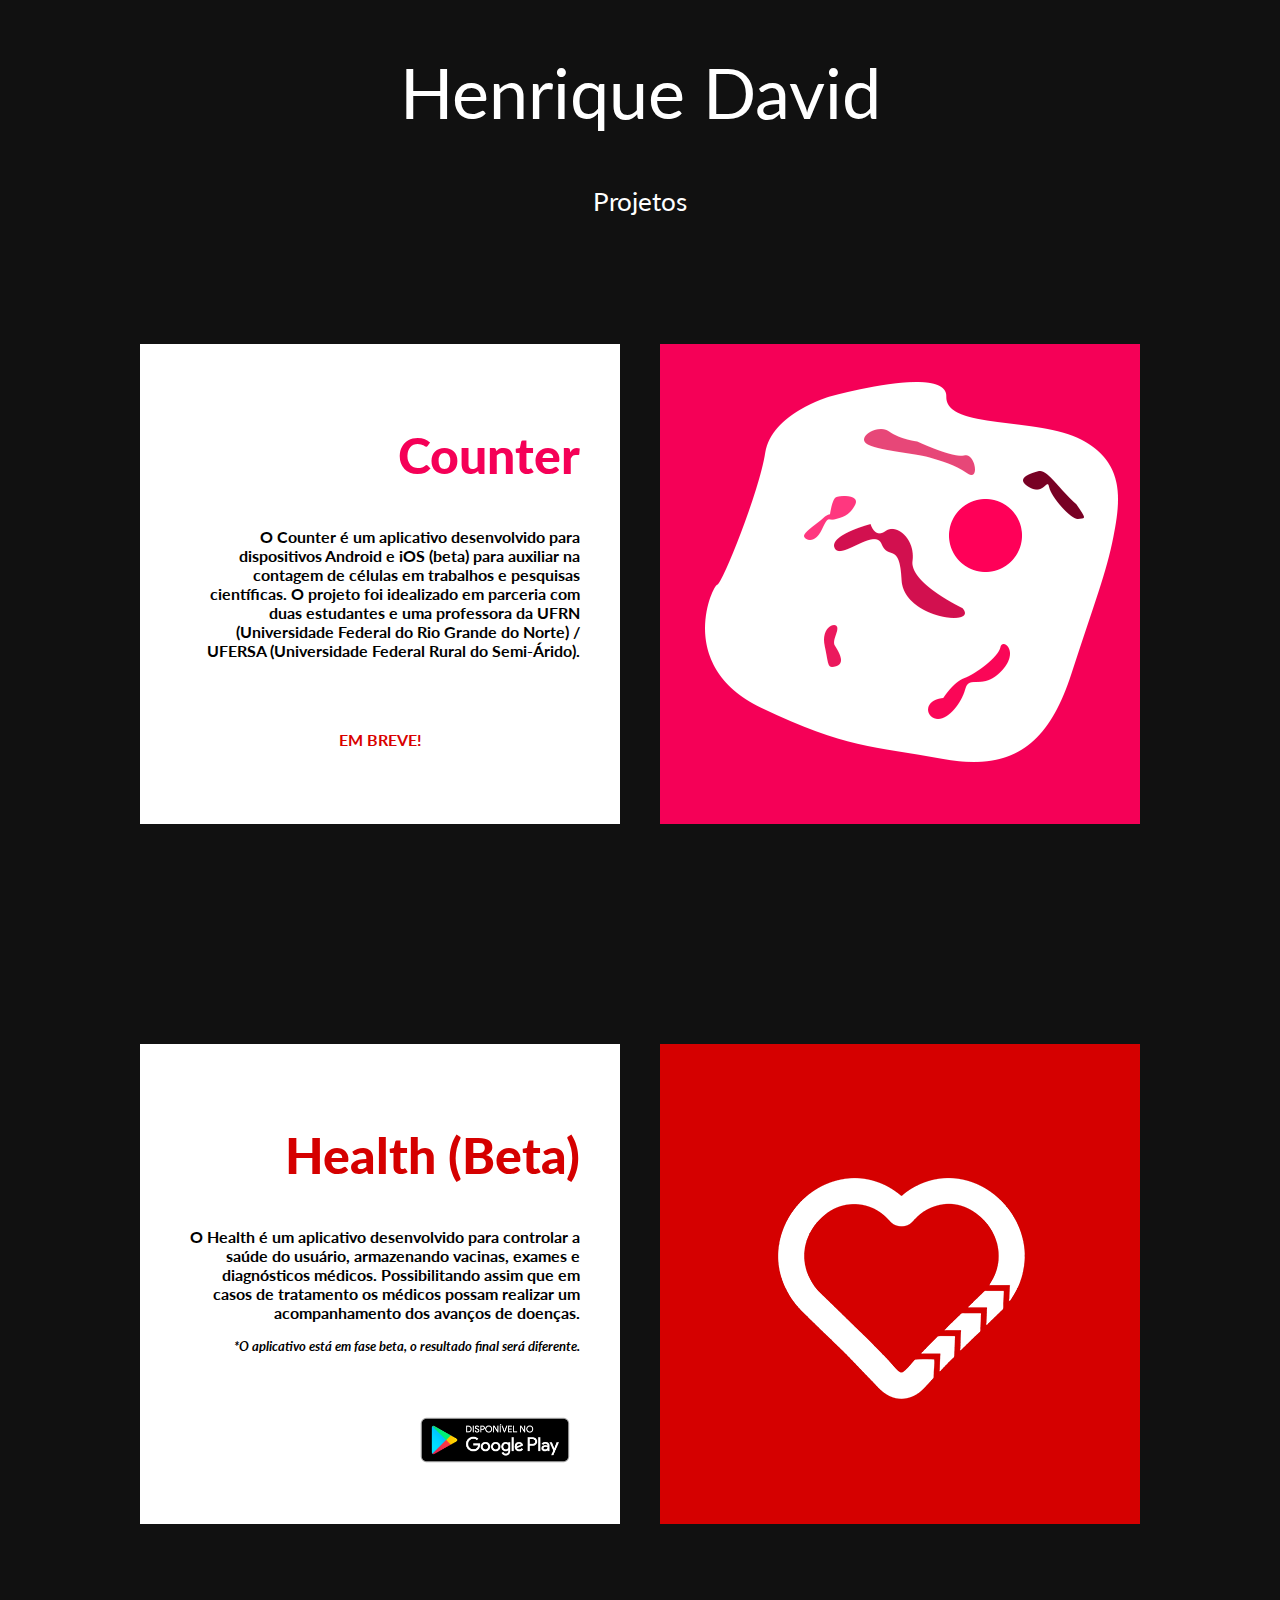
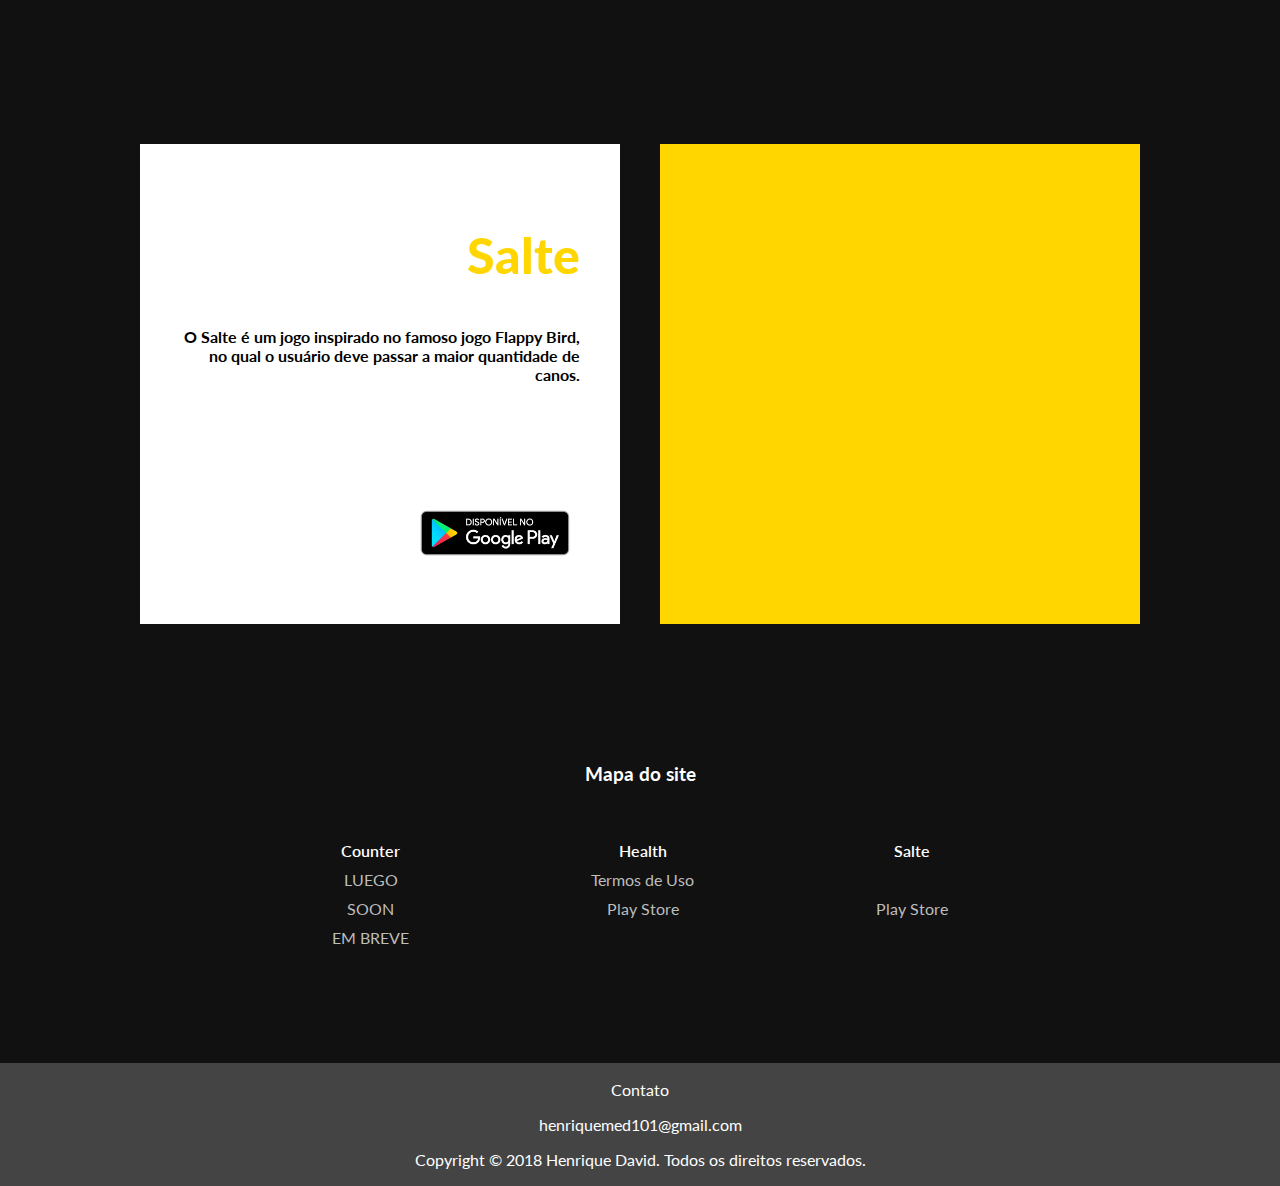
<file: index.html>
<!DOCTYPE html>
<html>
    <head>
        <title>Henrique David</title>
        <link rel="stylesheet" type="text/css" href="css/index.css">
        <link href="https://fonts.googleapis.com/css?family=Lato" rel="stylesheet">
    </head>
    
    <body id = "all">
        <div id="body_">
        <div id = "cabecalho">
            <h1 id = "name">Henrique David</h1>
            <p id = "name_2">Projetos</p>
        </div>
        
        <div id = "proj1">
            <div id = "text_p1">
                <h2 id = "parag_1">Counter</h2>
                <p id = "texts">O Counter é um aplicativo desenvolvido para  dispositivos
                   Android e iOS (beta) para auxiliar na contagem de células em
                   trabalhos e pesquisas científicas.  O projeto foi idealizado
                   em parceria com duas estudantes e uma professora da 
                   UFRN (Universidade Federal do Rio Grande do Norte)
                   / UFERSA (Universidade Federal Rural do Semi-Árido).</p>
                <div id="logos">
                    <p style="text-align: center; color: #D90000; margin-top: 70px;">EM BREVE!</p>
                    <img src="img/counter/app_store_logo.png" style="visibility: hidden; width: 150px; float: left; padding-top: 10px; padding-left: 70px">
                    <img src="img/counter/google-play-badge.png" style="visibility: hidden; width: 170px; padding-top: 0px;float: right">
                </div>
            </div>
            <div id = "img_p1">
                <img src="img/counter/img_counter.png" >
            </div>
        </div>

        <div id = "proj1">
            <div id = "text_p1">
                <h2 id = "parag_2">Health (Beta)</h2>
                <p id = "texts">O Health é um aplicativo desenvolvido para controlar a
                       saúde do usuário, armazenando vacinas, exames e
                       diagnósticos médicos. Possibilitando assim que em casos
                       de tratamento os médicos possam realizar um
                       acompanhamento dos avanços de doenças.</p>
                <p id= "texts" style="font-size: 13px;"><i>*O aplicativo está em fase beta, o resultado final será diferente.</i></p>
            <div id="logos" style="padding-top: 40px;">
                    <img src="img/counter/app_store_logo.png" style="visibility:hidden ;width: 150px; float: left; padding-top: 10px; padding-left: 70px; visibility: hidden;">
                    <a href="https://play.google.com/store/apps/details?id=com.malloc.health"><img src="img/counter/google-play-badge.png" style="width: 170px; padding-top: 0px;float: right"></a>
                </div>
            </div>
            <a href="health.html">
            <div id = "img_p2">
                <img src="img/health/health_logo_white_480x480.png" >
            </div>
        </a>
        </div>

        <div id = "proj1">
                <div id = "text_p1">
                    <h2 id = "parag_3">Salte</h2>
                    <p id = "texts">O Salte é um jogo inspirado no famoso jogo Flappy Bird, no qual o usuário deve passar a maior quantidade de canos.</p>
                    <!--<p id= "texts" style="font-size: 13px;"><i></i></p> -->
                <div id="logos" style="padding-top: 100px;">
                        <img src="img/counter/app_store_logo.png" style="width: 150px; float: left; padding-top: 10px; padding-left: 70px; visibility: hidden;">
                        <a href="https://play.google.com/store/apps/details?id=com.cursoandroid.balljump"><img src="img/counter/google-play-badge.png" style="width: 170px; padding-top: 0px;float: right"></a>
                    </div>
                </div>
                <div id = "img_p3">
                </div>
        </div>
<!--
        <div id = "proj1">
            <div id = "more">

            </div>
        </div>-->

        <div id="links">
            <h3>Mapa do site</h3>
            <table>
                <tr id="title_table">
                    <td>Counter</td>
                    <td>Health</td>
                    <td>Salte</td>
                </tr>
                <tr>
                    <td><a href="" id="#opener">LUEGO</a></td>
                    <td><a href="health.html">Termos de Uso</a></td>
                    <td><a href="#"></a></td>
                </tr>
                <tr>
                    <td><a href="#links">SOON</a></td>
                    <td><a href="https://play.google.com/store/apps/details?id=com.malloc.health">Play Store</a></td>
                    <td><a href="https://play.google.com/store/apps/details?id=com.cursoandroid.balljump">Play Store</a></td>
                </tr>
                <tr>
                    <td><a href="#links">EM BREVE</a></td>
                    <td></td>
                    <td></td>
                </tr>
            </table>

            
        </div>
    </div>

        <div id = "end">
            <div>
                <p>Contato</p>
                <p>henriquemed101@gmail.com</p>
            </div>
            <p>Copyright © 2018 Henrique David. Todos os direitos reservados.</p>
        </div>
    </body>

</html>
</file>
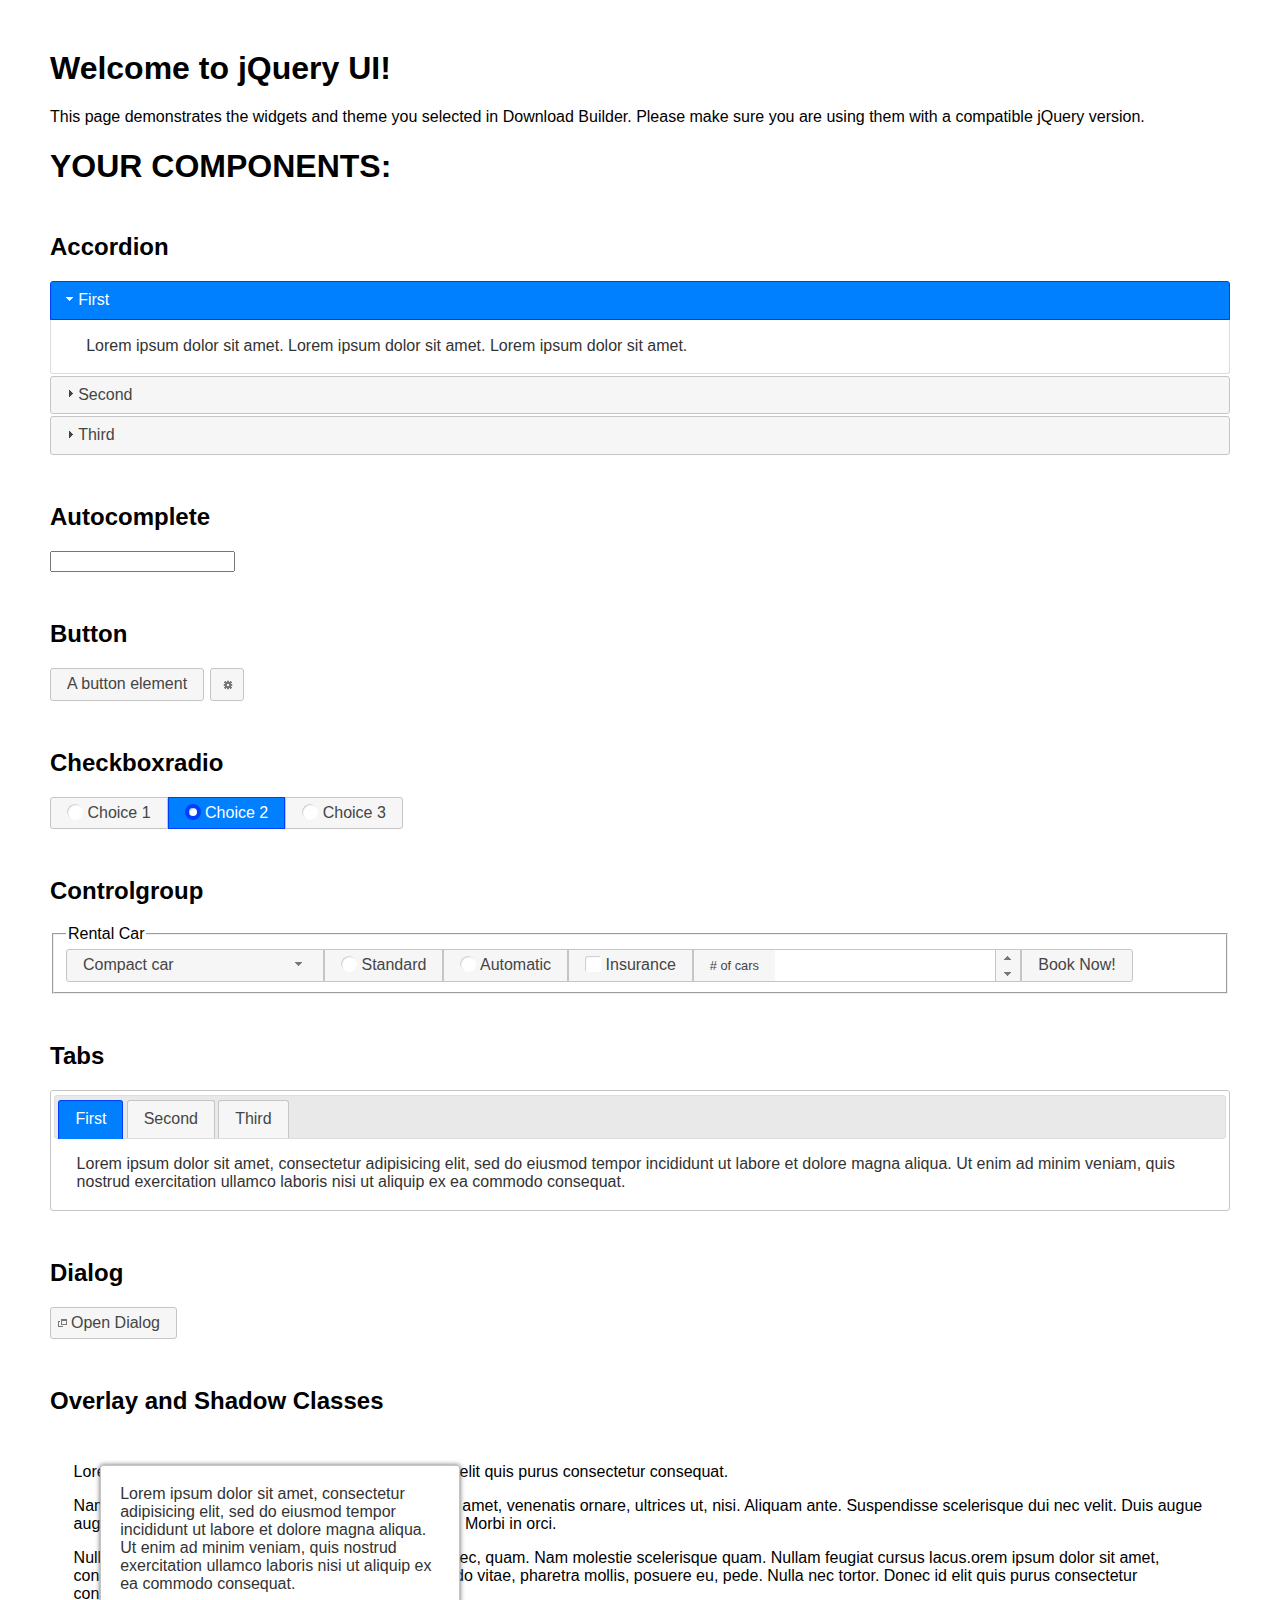
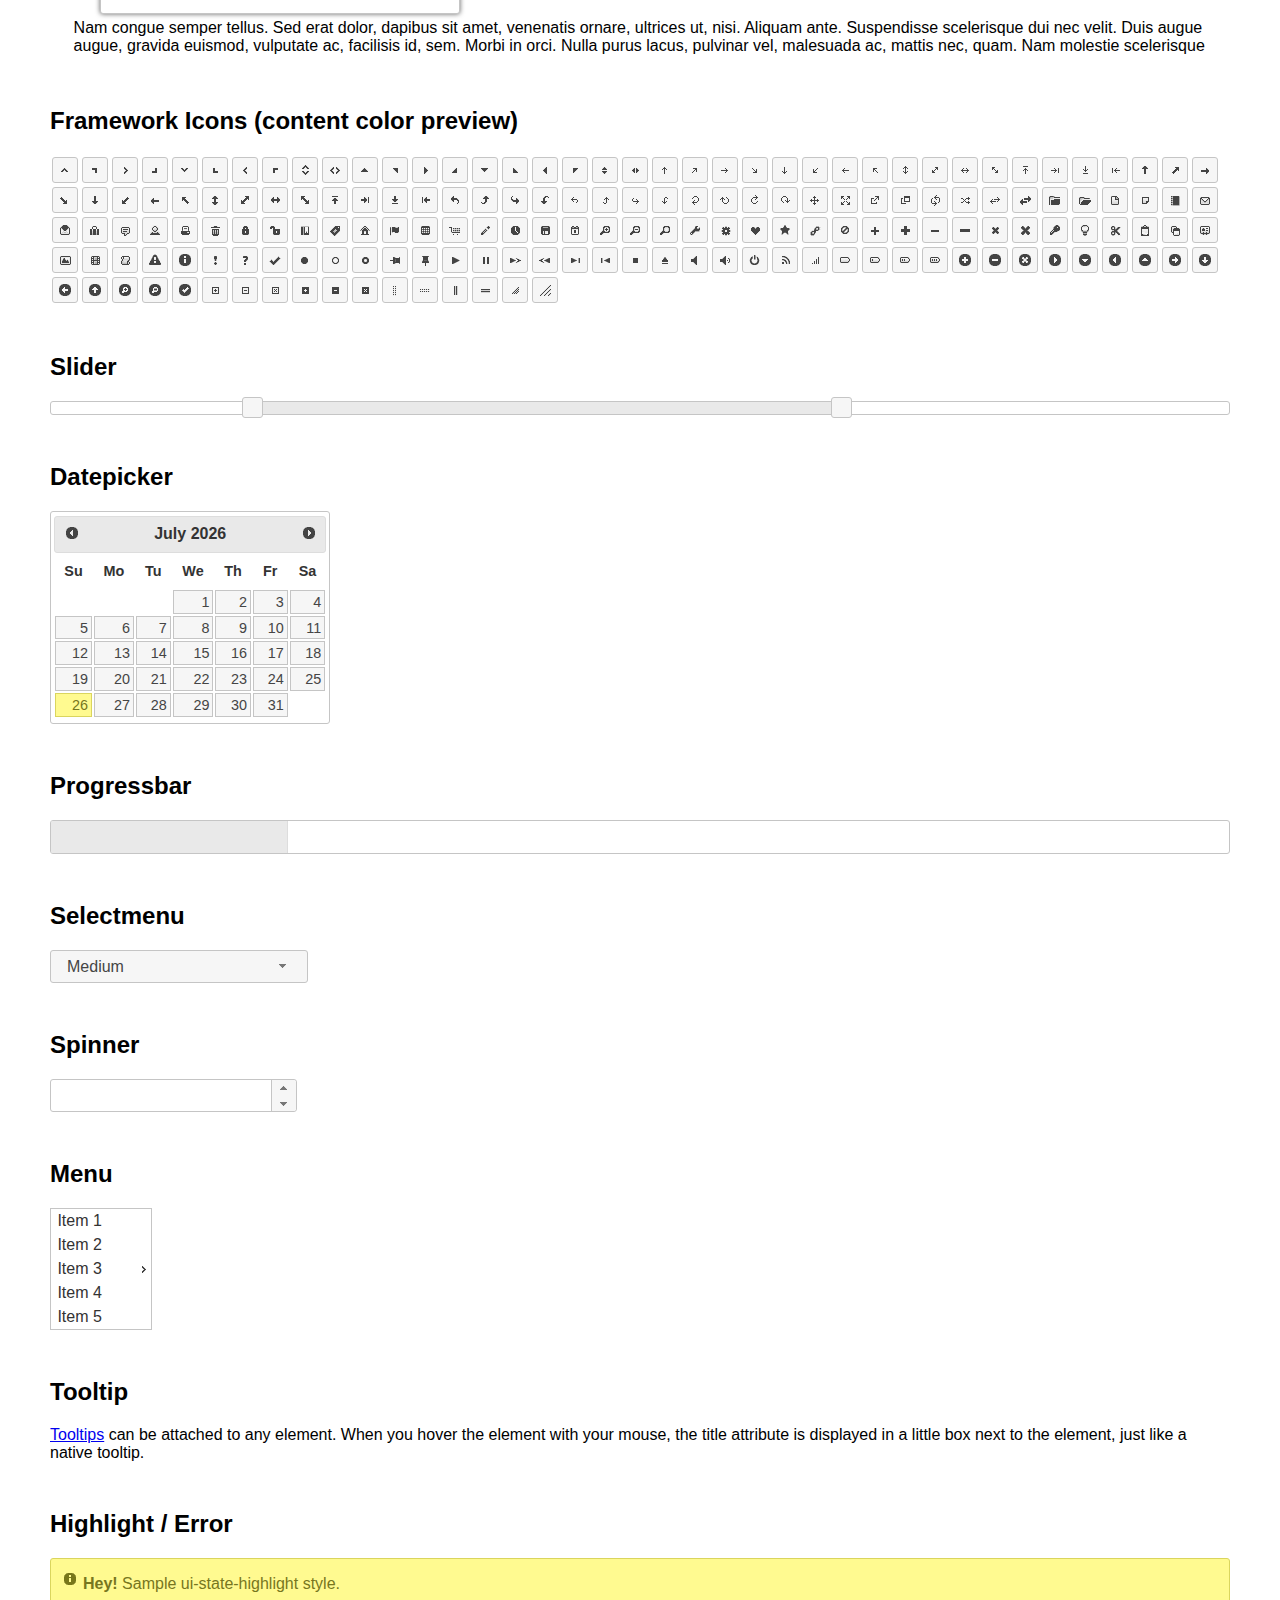
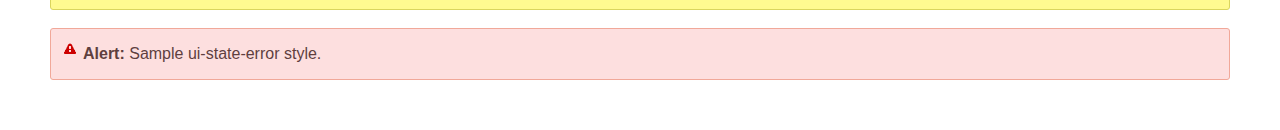
<file: script/jquery-ui-1.12.1/index.html>
<!doctype html>
<html lang="us">
<head>
	<meta charset="utf-8">
	<title>jQuery UI Example Page</title>
	<link href="jquery-ui.css" rel="stylesheet">
	<style>
	body{
		font-family: "Trebuchet MS", sans-serif;
		margin: 50px;
	}
	.demoHeaders {
		margin-top: 2em;
	}
	#dialog-link {
		padding: .4em 1em .4em 20px;
		text-decoration: none;
		position: relative;
	}
	#dialog-link span.ui-icon {
		margin: 0 5px 0 0;
		position: absolute;
		left: .2em;
		top: 50%;
		margin-top: -8px;
	}
	#icons {
		margin: 0;
		padding: 0;
	}
	#icons li {
		margin: 2px;
		position: relative;
		padding: 4px 0;
		cursor: pointer;
		float: left;
		list-style: none;
	}
	#icons span.ui-icon {
		float: left;
		margin: 0 4px;
	}
	.fakewindowcontain .ui-widget-overlay {
		position: absolute;
	}
	select {
		width: 200px;
	}
	</style>
</head>
<body>

<h1>Welcome to jQuery UI!</h1>

<div class="ui-widget">
	<p>This page demonstrates the widgets and theme you selected in Download Builder. Please make sure you are using them with a compatible jQuery version.</p>
</div>

<h1>YOUR COMPONENTS:</h1>


<!-- Accordion -->
<h2 class="demoHeaders">Accordion</h2>
<div id="accordion">
	<h3>First</h3>
	<div>Lorem ipsum dolor sit amet. Lorem ipsum dolor sit amet. Lorem ipsum dolor sit amet.</div>
	<h3>Second</h3>
	<div>Phasellus mattis tincidunt nibh.</div>
	<h3>Third</h3>
	<div>Nam dui erat, auctor a, dignissim quis.</div>
</div>



<!-- Autocomplete -->
<h2 class="demoHeaders">Autocomplete</h2>
<div>
	<input id="autocomplete" title="type &quot;a&quot;">
</div>



<!-- Button -->
<h2 class="demoHeaders">Button</h2>
<button id="button">A button element</button>
<button id="button-icon">An icon-only button</button>



<!-- Checkboxradio -->
<h2 class="demoHeaders">Checkboxradio</h2>
<form style="margin-top: 1em;">
	<div id="radioset">
		<input type="radio" id="radio1" name="radio"><label for="radio1">Choice 1</label>
		<input type="radio" id="radio2" name="radio" checked="checked"><label for="radio2">Choice 2</label>
		<input type="radio" id="radio3" name="radio"><label for="radio3">Choice 3</label>
	</div>
</form>



<!-- Controlgroup -->
<h2 class="demoHeaders">Controlgroup</h2>
<fieldset>
	<legend>Rental Car</legend>
	<div id="controlgroup">
		<select id="car-type">
			<option>Compact car</option>
			<option>Midsize car</option>
			<option>Full size car</option>
			<option>SUV</option>
			<option>Luxury</option>
			<option>Truck</option>
			<option>Van</option>
		</select>
		<label for="transmission-standard">Standard</label>
		<input type="radio" name="transmission" id="transmission-standard">
		<label for="transmission-automatic">Automatic</label>
		<input type="radio" name="transmission" id="transmission-automatic">
		<label for="insurance">Insurance</label>
		<input type="checkbox" name="insurance" id="insurance">
		<label for="horizontal-spinner" class="ui-controlgroup-label"># of cars</label>
		<input id="horizontal-spinner" class="ui-spinner-input">
		<button>Book Now!</button>
	</div>
</fieldset>



<!-- Tabs -->
<h2 class="demoHeaders">Tabs</h2>
<div id="tabs">
	<ul>
		<li><a href="#tabs-1">First</a></li>
		<li><a href="#tabs-2">Second</a></li>
		<li><a href="#tabs-3">Third</a></li>
	</ul>
	<div id="tabs-1">Lorem ipsum dolor sit amet, consectetur adipisicing elit, sed do eiusmod tempor incididunt ut labore et dolore magna aliqua. Ut enim ad minim veniam, quis nostrud exercitation ullamco laboris nisi ut aliquip ex ea commodo consequat.</div>
	<div id="tabs-2">Phasellus mattis tincidunt nibh. Cras orci urna, blandit id, pretium vel, aliquet ornare, felis. Maecenas scelerisque sem non nisl. Fusce sed lorem in enim dictum bibendum.</div>
	<div id="tabs-3">Nam dui erat, auctor a, dignissim quis, sollicitudin eu, felis. Pellentesque nisi urna, interdum eget, sagittis et, consequat vestibulum, lacus. Mauris porttitor ullamcorper augue.</div>
</div>



<h2 class="demoHeaders">Dialog</h2>
<p>
	<button id="dialog-link" class="ui-button ui-corner-all ui-widget">
		<span class="ui-icon ui-icon-newwin"></span>Open Dialog
	</button>
</p>

<h2 class="demoHeaders">Overlay and Shadow Classes</h2>
<div style="position: relative; width: 96%; height: 200px; padding:1% 2%; overflow:hidden;" class="fakewindowcontain">
	<p>Lorem ipsum dolor sit amet,  Nulla nec tortor. Donec id elit quis purus consectetur consequat. </p><p>Nam congue semper tellus. Sed erat dolor, dapibus sit amet, venenatis ornare, ultrices ut, nisi. Aliquam ante. Suspendisse scelerisque dui nec velit. Duis augue augue, gravida euismod, vulputate ac, facilisis id, sem. Morbi in orci. </p><p>Nulla purus lacus, pulvinar vel, malesuada ac, mattis nec, quam. Nam molestie scelerisque quam. Nullam feugiat cursus lacus.orem ipsum dolor sit amet, consectetur adipiscing elit. Donec libero risus, commodo vitae, pharetra mollis, posuere eu, pede. Nulla nec tortor. Donec id elit quis purus consectetur consequat. </p><p>Nam congue semper tellus. Sed erat dolor, dapibus sit amet, venenatis ornare, ultrices ut, nisi. Aliquam ante. Suspendisse scelerisque dui nec velit. Duis augue augue, gravida euismod, vulputate ac, facilisis id, sem. Morbi in orci. Nulla purus lacus, pulvinar vel, malesuada ac, mattis nec, quam. Nam molestie scelerisque quam. </p><p>Nullam feugiat cursus lacus.orem ipsum dolor sit amet, consectetur adipiscing elit. Donec libero risus, commodo vitae, pharetra mollis, posuere eu, pede. Nulla nec tortor. Donec id elit quis purus consectetur consequat. Nam congue semper tellus. Sed erat dolor, dapibus sit amet, venenatis ornare, ultrices ut, nisi. Aliquam ante. </p><p>Suspendisse scelerisque dui nec velit. Duis augue augue, gravida euismod, vulputate ac, facilisis id, sem. Morbi in orci. Nulla purus lacus, pulvinar vel, malesuada ac, mattis nec, quam. Nam molestie scelerisque quam. Nullam feugiat cursus lacus.orem ipsum dolor sit amet, consectetur adipiscing elit. Donec libero risus, commodo vitae, pharetra mollis, posuere eu, pede. Nulla nec tortor. Donec id elit quis purus consectetur consequat. Nam congue semper tellus. Sed erat dolor, dapibus sit amet, venenatis ornare, ultrices ut, nisi. </p>

	<!-- ui-dialog -->
	<div class="ui-widget-overlay ui-front"></div>
	<div style="position: absolute; width: 320px; left: 50px; top: 30px; padding: 1.2em" class="ui-widget ui-front ui-widget-content ui-corner-all ui-widget-shadow">
		Lorem ipsum dolor sit amet, consectetur adipisicing elit, sed do eiusmod tempor incididunt ut labore et dolore magna aliqua. Ut enim ad minim veniam, quis nostrud exercitation ullamco laboris nisi ut aliquip ex ea commodo consequat.
	</div>

</div>

<!-- ui-dialog -->
<div id="dialog" title="Dialog Title">
	<p>Lorem ipsum dolor sit amet, consectetur adipisicing elit, sed do eiusmod tempor incididunt ut labore et dolore magna aliqua. Ut enim ad minim veniam, quis nostrud exercitation ullamco laboris nisi ut aliquip ex ea commodo consequat.</p>
</div>



<h2 class="demoHeaders">Framework Icons (content color preview)</h2>
<ul id="icons" class="ui-widget ui-helper-clearfix">
	<li class="ui-state-default ui-corner-all" title=".ui-icon-caret-1-n"><span class="ui-icon ui-icon-caret-1-n"></span></li>
	<li class="ui-state-default ui-corner-all" title=".ui-icon-caret-1-ne"><span class="ui-icon ui-icon-caret-1-ne"></span></li>
	<li class="ui-state-default ui-corner-all" title=".ui-icon-caret-1-e"><span class="ui-icon ui-icon-caret-1-e"></span></li>
	<li class="ui-state-default ui-corner-all" title=".ui-icon-caret-1-se"><span class="ui-icon ui-icon-caret-1-se"></span></li>
	<li class="ui-state-default ui-corner-all" title=".ui-icon-caret-1-s"><span class="ui-icon ui-icon-caret-1-s"></span></li>
	<li class="ui-state-default ui-corner-all" title=".ui-icon-caret-1-sw"><span class="ui-icon ui-icon-caret-1-sw"></span></li>
	<li class="ui-state-default ui-corner-all" title=".ui-icon-caret-1-w"><span class="ui-icon ui-icon-caret-1-w"></span></li>
	<li class="ui-state-default ui-corner-all" title=".ui-icon-caret-1-nw"><span class="ui-icon ui-icon-caret-1-nw"></span></li>
	<li class="ui-state-default ui-corner-all" title=".ui-icon-caret-2-n-s"><span class="ui-icon ui-icon-caret-2-n-s"></span></li>
	<li class="ui-state-default ui-corner-all" title=".ui-icon-caret-2-e-w"><span class="ui-icon ui-icon-caret-2-e-w"></span></li>
	<li class="ui-state-default ui-corner-all" title=".ui-icon-triangle-1-n"><span class="ui-icon ui-icon-triangle-1-n"></span></li>
	<li class="ui-state-default ui-corner-all" title=".ui-icon-triangle-1-ne"><span class="ui-icon ui-icon-triangle-1-ne"></span></li>
	<li class="ui-state-default ui-corner-all" title=".ui-icon-triangle-1-e"><span class="ui-icon ui-icon-triangle-1-e"></span></li>
	<li class="ui-state-default ui-corner-all" title=".ui-icon-triangle-1-se"><span class="ui-icon ui-icon-triangle-1-se"></span></li>
	<li class="ui-state-default ui-corner-all" title=".ui-icon-triangle-1-s"><span class="ui-icon ui-icon-triangle-1-s"></span></li>
	<li class="ui-state-default ui-corner-all" title=".ui-icon-triangle-1-sw"><span class="ui-icon ui-icon-triangle-1-sw"></span></li>
	<li class="ui-state-default ui-corner-all" title=".ui-icon-triangle-1-w"><span class="ui-icon ui-icon-triangle-1-w"></span></li>
	<li class="ui-state-default ui-corner-all" title=".ui-icon-triangle-1-nw"><span class="ui-icon ui-icon-triangle-1-nw"></span></li>
	<li class="ui-state-default ui-corner-all" title=".ui-icon-triangle-2-n-s"><span class="ui-icon ui-icon-triangle-2-n-s"></span></li>
	<li class="ui-state-default ui-corner-all" title=".ui-icon-triangle-2-e-w"><span class="ui-icon ui-icon-triangle-2-e-w"></span></li>
	<li class="ui-state-default ui-corner-all" title=".ui-icon-arrow-1-n"><span class="ui-icon ui-icon-arrow-1-n"></span></li>
	<li class="ui-state-default ui-corner-all" title=".ui-icon-arrow-1-ne"><span class="ui-icon ui-icon-arrow-1-ne"></span></li>
	<li class="ui-state-default ui-corner-all" title=".ui-icon-arrow-1-e"><span class="ui-icon ui-icon-arrow-1-e"></span></li>
	<li class="ui-state-default ui-corner-all" title=".ui-icon-arrow-1-se"><span class="ui-icon ui-icon-arrow-1-se"></span></li>
	<li class="ui-state-default ui-corner-all" title=".ui-icon-arrow-1-s"><span class="ui-icon ui-icon-arrow-1-s"></span></li>
	<li class="ui-state-default ui-corner-all" title=".ui-icon-arrow-1-sw"><span class="ui-icon ui-icon-arrow-1-sw"></span></li>
	<li class="ui-state-default ui-corner-all" title=".ui-icon-arrow-1-w"><span class="ui-icon ui-icon-arrow-1-w"></span></li>
	<li class="ui-state-default ui-corner-all" title=".ui-icon-arrow-1-nw"><span class="ui-icon ui-icon-arrow-1-nw"></span></li>
	<li class="ui-state-default ui-corner-all" title=".ui-icon-arrow-2-n-s"><span class="ui-icon ui-icon-arrow-2-n-s"></span></li>
	<li class="ui-state-default ui-corner-all" title=".ui-icon-arrow-2-ne-sw"><span class="ui-icon ui-icon-arrow-2-ne-sw"></span></li>
	<li class="ui-state-default ui-corner-all" title=".ui-icon-arrow-2-e-w"><span class="ui-icon ui-icon-arrow-2-e-w"></span></li>
	<li class="ui-state-default ui-corner-all" title=".ui-icon-arrow-2-se-nw"><span class="ui-icon ui-icon-arrow-2-se-nw"></span></li>
	<li class="ui-state-default ui-corner-all" title=".ui-icon-arrowstop-1-n"><span class="ui-icon ui-icon-arrowstop-1-n"></span></li>
	<li class="ui-state-default ui-corner-all" title=".ui-icon-arrowstop-1-e"><span class="ui-icon ui-icon-arrowstop-1-e"></span></li>
	<li class="ui-state-default ui-corner-all" title=".ui-icon-arrowstop-1-s"><span class="ui-icon ui-icon-arrowstop-1-s"></span></li>
	<li class="ui-state-default ui-corner-all" title=".ui-icon-arrowstop-1-w"><span class="ui-icon ui-icon-arrowstop-1-w"></span></li>
	<li class="ui-state-default ui-corner-all" title=".ui-icon-arrowthick-1-n"><span class="ui-icon ui-icon-arrowthick-1-n"></span></li>
	<li class="ui-state-default ui-corner-all" title=".ui-icon-arrowthick-1-ne"><span class="ui-icon ui-icon-arrowthick-1-ne"></span></li>
	<li class="ui-state-default ui-corner-all" title=".ui-icon-arrowthick-1-e"><span class="ui-icon ui-icon-arrowthick-1-e"></span></li>
	<li class="ui-state-default ui-corner-all" title=".ui-icon-arrowthick-1-se"><span class="ui-icon ui-icon-arrowthick-1-se"></span></li>
	<li class="ui-state-default ui-corner-all" title=".ui-icon-arrowthick-1-s"><span class="ui-icon ui-icon-arrowthick-1-s"></span></li>
	<li class="ui-state-default ui-corner-all" title=".ui-icon-arrowthick-1-sw"><span class="ui-icon ui-icon-arrowthick-1-sw"></span></li>
	<li class="ui-state-default ui-corner-all" title=".ui-icon-arrowthick-1-w"><span class="ui-icon ui-icon-arrowthick-1-w"></span></li>
	<li class="ui-state-default ui-corner-all" title=".ui-icon-arrowthick-1-nw"><span class="ui-icon ui-icon-arrowthick-1-nw"></span></li>
	<li class="ui-state-default ui-corner-all" title=".ui-icon-arrowthick-2-n-s"><span class="ui-icon ui-icon-arrowthick-2-n-s"></span></li>
	<li class="ui-state-default ui-corner-all" title=".ui-icon-arrowthick-2-ne-sw"><span class="ui-icon ui-icon-arrowthick-2-ne-sw"></span></li>
	<li class="ui-state-default ui-corner-all" title=".ui-icon-arrowthick-2-e-w"><span class="ui-icon ui-icon-arrowthick-2-e-w"></span></li>
	<li class="ui-state-default ui-corner-all" title=".ui-icon-arrowthick-2-se-nw"><span class="ui-icon ui-icon-arrowthick-2-se-nw"></span></li>
	<li class="ui-state-default ui-corner-all" title=".ui-icon-arrowthickstop-1-n"><span class="ui-icon ui-icon-arrowthickstop-1-n"></span></li>
	<li class="ui-state-default ui-corner-all" title=".ui-icon-arrowthickstop-1-e"><span class="ui-icon ui-icon-arrowthickstop-1-e"></span></li>
	<li class="ui-state-default ui-corner-all" title=".ui-icon-arrowthickstop-1-s"><span class="ui-icon ui-icon-arrowthickstop-1-s"></span></li>
	<li class="ui-state-default ui-corner-all" title=".ui-icon-arrowthickstop-1-w"><span class="ui-icon ui-icon-arrowthickstop-1-w"></span></li>
	<li class="ui-state-default ui-corner-all" title=".ui-icon-arrowreturnthick-1-w"><span class="ui-icon ui-icon-arrowreturnthick-1-w"></span></li>
	<li class="ui-state-default ui-corner-all" title=".ui-icon-arrowreturnthick-1-n"><span class="ui-icon ui-icon-arrowreturnthick-1-n"></span></li>
	<li class="ui-state-default ui-corner-all" title=".ui-icon-arrowreturnthick-1-e"><span class="ui-icon ui-icon-arrowreturnthick-1-e"></span></li>
	<li class="ui-state-default ui-corner-all" title=".ui-icon-arrowreturnthick-1-s"><span class="ui-icon ui-icon-arrowreturnthick-1-s"></span></li>
	<li class="ui-state-default ui-corner-all" title=".ui-icon-arrowreturn-1-w"><span class="ui-icon ui-icon-arrowreturn-1-w"></span></li>
	<li class="ui-state-default ui-corner-all" title=".ui-icon-arrowreturn-1-n"><span class="ui-icon ui-icon-arrowreturn-1-n"></span></li>
	<li class="ui-state-default ui-corner-all" title=".ui-icon-arrowreturn-1-e"><span class="ui-icon ui-icon-arrowreturn-1-e"></span></li>
	<li class="ui-state-default ui-corner-all" title=".ui-icon-arrowreturn-1-s"><span class="ui-icon ui-icon-arrowreturn-1-s"></span></li>
	<li class="ui-state-default ui-corner-all" title=".ui-icon-arrowrefresh-1-w"><span class="ui-icon ui-icon-arrowrefresh-1-w"></span></li>
	<li class="ui-state-default ui-corner-all" title=".ui-icon-arrowrefresh-1-n"><span class="ui-icon ui-icon-arrowrefresh-1-n"></span></li>
	<li class="ui-state-default ui-corner-all" title=".ui-icon-arrowrefresh-1-e"><span class="ui-icon ui-icon-arrowrefresh-1-e"></span></li>
	<li class="ui-state-default ui-corner-all" title=".ui-icon-arrowrefresh-1-s"><span class="ui-icon ui-icon-arrowrefresh-1-s"></span></li>
	<li class="ui-state-default ui-corner-all" title=".ui-icon-arrow-4"><span class="ui-icon ui-icon-arrow-4"></span></li>
	<li class="ui-state-default ui-corner-all" title=".ui-icon-arrow-4-diag"><span class="ui-icon ui-icon-arrow-4-diag"></span></li>
	<li class="ui-state-default ui-corner-all" title=".ui-icon-extlink"><span class="ui-icon ui-icon-extlink"></span></li>
	<li class="ui-state-default ui-corner-all" title=".ui-icon-newwin"><span class="ui-icon ui-icon-newwin"></span></li>
	<li class="ui-state-default ui-corner-all" title=".ui-icon-refresh"><span class="ui-icon ui-icon-refresh"></span></li>
	<li class="ui-state-default ui-corner-all" title=".ui-icon-shuffle"><span class="ui-icon ui-icon-shuffle"></span></li>
	<li class="ui-state-default ui-corner-all" title=".ui-icon-transfer-e-w"><span class="ui-icon ui-icon-transfer-e-w"></span></li>
	<li class="ui-state-default ui-corner-all" title=".ui-icon-transferthick-e-w"><span class="ui-icon ui-icon-transferthick-e-w"></span></li>
	<li class="ui-state-default ui-corner-all" title=".ui-icon-folder-collapsed"><span class="ui-icon ui-icon-folder-collapsed"></span></li>
	<li class="ui-state-default ui-corner-all" title=".ui-icon-folder-open"><span class="ui-icon ui-icon-folder-open"></span></li>
	<li class="ui-state-default ui-corner-all" title=".ui-icon-document"><span class="ui-icon ui-icon-document"></span></li>
	<li class="ui-state-default ui-corner-all" title=".ui-icon-document-b"><span class="ui-icon ui-icon-document-b"></span></li>
	<li class="ui-state-default ui-corner-all" title=".ui-icon-note"><span class="ui-icon ui-icon-note"></span></li>
	<li class="ui-state-default ui-corner-all" title=".ui-icon-mail-closed"><span class="ui-icon ui-icon-mail-closed"></span></li>
	<li class="ui-state-default ui-corner-all" title=".ui-icon-mail-open"><span class="ui-icon ui-icon-mail-open"></span></li>
	<li class="ui-state-default ui-corner-all" title=".ui-icon-suitcase"><span class="ui-icon ui-icon-suitcase"></span></li>
	<li class="ui-state-default ui-corner-all" title=".ui-icon-comment"><span class="ui-icon ui-icon-comment"></span></li>
	<li class="ui-state-default ui-corner-all" title=".ui-icon-person"><span class="ui-icon ui-icon-person"></span></li>
	<li class="ui-state-default ui-corner-all" title=".ui-icon-print"><span class="ui-icon ui-icon-print"></span></li>
	<li class="ui-state-default ui-corner-all" title=".ui-icon-trash"><span class="ui-icon ui-icon-trash"></span></li>
	<li class="ui-state-default ui-corner-all" title=".ui-icon-locked"><span class="ui-icon ui-icon-locked"></span></li>
	<li class="ui-state-default ui-corner-all" title=".ui-icon-unlocked"><span class="ui-icon ui-icon-unlocked"></span></li>
	<li class="ui-state-default ui-corner-all" title=".ui-icon-bookmark"><span class="ui-icon ui-icon-bookmark"></span></li>
	<li class="ui-state-default ui-corner-all" title=".ui-icon-tag"><span class="ui-icon ui-icon-tag"></span></li>
	<li class="ui-state-default ui-corner-all" title=".ui-icon-home"><span class="ui-icon ui-icon-home"></span></li>
	<li class="ui-state-default ui-corner-all" title=".ui-icon-flag"><span class="ui-icon ui-icon-flag"></span></li>
	<li class="ui-state-default ui-corner-all" title=".ui-icon-calculator"><span class="ui-icon ui-icon-calculator"></span></li>
	<li class="ui-state-default ui-corner-all" title=".ui-icon-cart"><span class="ui-icon ui-icon-cart"></span></li>
	<li class="ui-state-default ui-corner-all" title=".ui-icon-pencil"><span class="ui-icon ui-icon-pencil"></span></li>
	<li class="ui-state-default ui-corner-all" title=".ui-icon-clock"><span class="ui-icon ui-icon-clock"></span></li>
	<li class="ui-state-default ui-corner-all" title=".ui-icon-disk"><span class="ui-icon ui-icon-disk"></span></li>
	<li class="ui-state-default ui-corner-all" title=".ui-icon-calendar"><span class="ui-icon ui-icon-calendar"></span></li>
	<li class="ui-state-default ui-corner-all" title=".ui-icon-zoomin"><span class="ui-icon ui-icon-zoomin"></span></li>
	<li class="ui-state-default ui-corner-all" title=".ui-icon-zoomout"><span class="ui-icon ui-icon-zoomout"></span></li>
	<li class="ui-state-default ui-corner-all" title=".ui-icon-search"><span class="ui-icon ui-icon-search"></span></li>
	<li class="ui-state-default ui-corner-all" title=".ui-icon-wrench"><span class="ui-icon ui-icon-wrench"></span></li>
	<li class="ui-state-default ui-corner-all" title=".ui-icon-gear"><span class="ui-icon ui-icon-gear"></span></li>
	<li class="ui-state-default ui-corner-all" title=".ui-icon-heart"><span class="ui-icon ui-icon-heart"></span></li>
	<li class="ui-state-default ui-corner-all" title=".ui-icon-star"><span class="ui-icon ui-icon-star"></span></li>
	<li class="ui-state-default ui-corner-all" title=".ui-icon-link"><span class="ui-icon ui-icon-link"></span></li>
	<li class="ui-state-default ui-corner-all" title=".ui-icon-cancel"><span class="ui-icon ui-icon-cancel"></span></li>
	<li class="ui-state-default ui-corner-all" title=".ui-icon-plus"><span class="ui-icon ui-icon-plus"></span></li>
	<li class="ui-state-default ui-corner-all" title=".ui-icon-plusthick"><span class="ui-icon ui-icon-plusthick"></span></li>
	<li class="ui-state-default ui-corner-all" title=".ui-icon-minus"><span class="ui-icon ui-icon-minus"></span></li>
	<li class="ui-state-default ui-corner-all" title=".ui-icon-minusthick"><span class="ui-icon ui-icon-minusthick"></span></li>
	<li class="ui-state-default ui-corner-all" title=".ui-icon-close"><span class="ui-icon ui-icon-close"></span></li>
	<li class="ui-state-default ui-corner-all" title=".ui-icon-closethick"><span class="ui-icon ui-icon-closethick"></span></li>
	<li class="ui-state-default ui-corner-all" title=".ui-icon-key"><span class="ui-icon ui-icon-key"></span></li>
	<li class="ui-state-default ui-corner-all" title=".ui-icon-lightbulb"><span class="ui-icon ui-icon-lightbulb"></span></li>
	<li class="ui-state-default ui-corner-all" title=".ui-icon-scissors"><span class="ui-icon ui-icon-scissors"></span></li>
	<li class="ui-state-default ui-corner-all" title=".ui-icon-clipboard"><span class="ui-icon ui-icon-clipboard"></span></li>
	<li class="ui-state-default ui-corner-all" title=".ui-icon-copy"><span class="ui-icon ui-icon-copy"></span></li>
	<li class="ui-state-default ui-corner-all" title=".ui-icon-contact"><span class="ui-icon ui-icon-contact"></span></li>
	<li class="ui-state-default ui-corner-all" title=".ui-icon-image"><span class="ui-icon ui-icon-image"></span></li>
	<li class="ui-state-default ui-corner-all" title=".ui-icon-video"><span class="ui-icon ui-icon-video"></span></li>
	<li class="ui-state-default ui-corner-all" title=".ui-icon-script"><span class="ui-icon ui-icon-script"></span></li>
	<li class="ui-state-default ui-corner-all" title=".ui-icon-alert"><span class="ui-icon ui-icon-alert"></span></li>
	<li class="ui-state-default ui-corner-all" title=".ui-icon-info"><span class="ui-icon ui-icon-info"></span></li>
	<li class="ui-state-default ui-corner-all" title=".ui-icon-notice"><span class="ui-icon ui-icon-notice"></span></li>
	<li class="ui-state-default ui-corner-all" title=".ui-icon-help"><span class="ui-icon ui-icon-help"></span></li>
	<li class="ui-state-default ui-corner-all" title=".ui-icon-check"><span class="ui-icon ui-icon-check"></span></li>
	<li class="ui-state-default ui-corner-all" title=".ui-icon-bullet"><span class="ui-icon ui-icon-bullet"></span></li>
	<li class="ui-state-default ui-corner-all" title=".ui-icon-radio-off"><span class="ui-icon ui-icon-radio-off"></span></li>
	<li class="ui-state-default ui-corner-all" title=".ui-icon-radio-on"><span class="ui-icon ui-icon-radio-on"></span></li>
	<li class="ui-state-default ui-corner-all" title=".ui-icon-pin-w"><span class="ui-icon ui-icon-pin-w"></span></li>
	<li class="ui-state-default ui-corner-all" title=".ui-icon-pin-s"><span class="ui-icon ui-icon-pin-s"></span></li>
	<li class="ui-state-default ui-corner-all" title=".ui-icon-play"><span class="ui-icon ui-icon-play"></span></li>
	<li class="ui-state-default ui-corner-all" title=".ui-icon-pause"><span class="ui-icon ui-icon-pause"></span></li>
	<li class="ui-state-default ui-corner-all" title=".ui-icon-seek-next"><span class="ui-icon ui-icon-seek-next"></span></li>
	<li class="ui-state-default ui-corner-all" title=".ui-icon-seek-prev"><span class="ui-icon ui-icon-seek-prev"></span></li>
	<li class="ui-state-default ui-corner-all" title=".ui-icon-seek-end"><span class="ui-icon ui-icon-seek-end"></span></li>
	<li class="ui-state-default ui-corner-all" title=".ui-icon-seek-first"><span class="ui-icon ui-icon-seek-first"></span></li>
	<li class="ui-state-default ui-corner-all" title=".ui-icon-stop"><span class="ui-icon ui-icon-stop"></span></li>
	<li class="ui-state-default ui-corner-all" title=".ui-icon-eject"><span class="ui-icon ui-icon-eject"></span></li>
	<li class="ui-state-default ui-corner-all" title=".ui-icon-volume-off"><span class="ui-icon ui-icon-volume-off"></span></li>
	<li class="ui-state-default ui-corner-all" title=".ui-icon-volume-on"><span class="ui-icon ui-icon-volume-on"></span></li>
	<li class="ui-state-default ui-corner-all" title=".ui-icon-power"><span class="ui-icon ui-icon-power"></span></li>
	<li class="ui-state-default ui-corner-all" title=".ui-icon-signal-diag"><span class="ui-icon ui-icon-signal-diag"></span></li>
	<li class="ui-state-default ui-corner-all" title=".ui-icon-signal"><span class="ui-icon ui-icon-signal"></span></li>
	<li class="ui-state-default ui-corner-all" title=".ui-icon-battery-0"><span class="ui-icon ui-icon-battery-0"></span></li>
	<li class="ui-state-default ui-corner-all" title=".ui-icon-battery-1"><span class="ui-icon ui-icon-battery-1"></span></li>
	<li class="ui-state-default ui-corner-all" title=".ui-icon-battery-2"><span class="ui-icon ui-icon-battery-2"></span></li>
	<li class="ui-state-default ui-corner-all" title=".ui-icon-battery-3"><span class="ui-icon ui-icon-battery-3"></span></li>
	<li class="ui-state-default ui-corner-all" title=".ui-icon-circle-plus"><span class="ui-icon ui-icon-circle-plus"></span></li>
	<li class="ui-state-default ui-corner-all" title=".ui-icon-circle-minus"><span class="ui-icon ui-icon-circle-minus"></span></li>
	<li class="ui-state-default ui-corner-all" title=".ui-icon-circle-close"><span class="ui-icon ui-icon-circle-close"></span></li>
	<li class="ui-state-default ui-corner-all" title=".ui-icon-circle-triangle-e"><span class="ui-icon ui-icon-circle-triangle-e"></span></li>
	<li class="ui-state-default ui-corner-all" title=".ui-icon-circle-triangle-s"><span class="ui-icon ui-icon-circle-triangle-s"></span></li>
	<li class="ui-state-default ui-corner-all" title=".ui-icon-circle-triangle-w"><span class="ui-icon ui-icon-circle-triangle-w"></span></li>
	<li class="ui-state-default ui-corner-all" title=".ui-icon-circle-triangle-n"><span class="ui-icon ui-icon-circle-triangle-n"></span></li>
	<li class="ui-state-default ui-corner-all" title=".ui-icon-circle-arrow-e"><span class="ui-icon ui-icon-circle-arrow-e"></span></li>
	<li class="ui-state-default ui-corner-all" title=".ui-icon-circle-arrow-s"><span class="ui-icon ui-icon-circle-arrow-s"></span></li>
	<li class="ui-state-default ui-corner-all" title=".ui-icon-circle-arrow-w"><span class="ui-icon ui-icon-circle-arrow-w"></span></li>
	<li class="ui-state-default ui-corner-all" title=".ui-icon-circle-arrow-n"><span class="ui-icon ui-icon-circle-arrow-n"></span></li>
	<li class="ui-state-default ui-corner-all" title=".ui-icon-circle-zoomin"><span class="ui-icon ui-icon-circle-zoomin"></span></li>
	<li class="ui-state-default ui-corner-all" title=".ui-icon-circle-zoomout"><span class="ui-icon ui-icon-circle-zoomout"></span></li>
	<li class="ui-state-default ui-corner-all" title=".ui-icon-circle-check"><span class="ui-icon ui-icon-circle-check"></span></li>
	<li class="ui-state-default ui-corner-all" title=".ui-icon-circlesmall-plus"><span class="ui-icon ui-icon-circlesmall-plus"></span></li>
	<li class="ui-state-default ui-corner-all" title=".ui-icon-circlesmall-minus"><span class="ui-icon ui-icon-circlesmall-minus"></span></li>
	<li class="ui-state-default ui-corner-all" title=".ui-icon-circlesmall-close"><span class="ui-icon ui-icon-circlesmall-close"></span></li>
	<li class="ui-state-default ui-corner-all" title=".ui-icon-squaresmall-plus"><span class="ui-icon ui-icon-squaresmall-plus"></span></li>
	<li class="ui-state-default ui-corner-all" title=".ui-icon-squaresmall-minus"><span class="ui-icon ui-icon-squaresmall-minus"></span></li>
	<li class="ui-state-default ui-corner-all" title=".ui-icon-squaresmall-close"><span class="ui-icon ui-icon-squaresmall-close"></span></li>
	<li class="ui-state-default ui-corner-all" title=".ui-icon-grip-dotted-vertical"><span class="ui-icon ui-icon-grip-dotted-vertical"></span></li>
	<li class="ui-state-default ui-corner-all" title=".ui-icon-grip-dotted-horizontal"><span class="ui-icon ui-icon-grip-dotted-horizontal"></span></li>
	<li class="ui-state-default ui-corner-all" title=".ui-icon-grip-solid-vertical"><span class="ui-icon ui-icon-grip-solid-vertical"></span></li>
	<li class="ui-state-default ui-corner-all" title=".ui-icon-grip-solid-horizontal"><span class="ui-icon ui-icon-grip-solid-horizontal"></span></li>
	<li class="ui-state-default ui-corner-all" title=".ui-icon-gripsmall-diagonal-se"><span class="ui-icon ui-icon-gripsmall-diagonal-se"></span></li>
	<li class="ui-state-default ui-corner-all" title=".ui-icon-grip-diagonal-se"><span class="ui-icon ui-icon-grip-diagonal-se"></span></li>
</ul>


<!-- Slider -->
<h2 class="demoHeaders">Slider</h2>
<div id="slider"></div>



<!-- Datepicker -->
<h2 class="demoHeaders">Datepicker</h2>
<div id="datepicker"></div>



<!-- Progressbar -->
<h2 class="demoHeaders">Progressbar</h2>
<div id="progressbar"></div>



<!-- Progressbar -->
<h2 class="demoHeaders">Selectmenu</h2>
<select id="selectmenu">
	<option>Slower</option>
	<option>Slow</option>
	<option selected="selected">Medium</option>
	<option>Fast</option>
	<option>Faster</option>
</select>



<!-- Spinner -->
<h2 class="demoHeaders">Spinner</h2>
<input id="spinner">



<!-- Menu -->
<h2 class="demoHeaders">Menu</h2>
<ul style="width:100px;" id="menu">
	<li><div>Item 1</div></li>
	<li><div>Item 2</div></li>
	<li><div>Item 3</div>
		<ul>
			<li><div>Item 3-1</div></li>
			<li><div>Item 3-2</div></li>
			<li><div>Item 3-3</div></li>
			<li><div>Item 3-4</div></li>
			<li><div>Item 3-5</div></li>
		</ul>
	</li>
	<li><div>Item 4</div></li>
	<li><div>Item 5</div></li>
</ul>



<!-- Tooltip -->
<h2 class="demoHeaders">Tooltip</h2>
<p id="tooltip">
	<a href="#" title="That&apos;s what this widget is">Tooltips</a> can be attached to any element. When you hover
the element with your mouse, the title attribute is displayed in a little box next to the element, just like a native tooltip.
</p>


<!-- Highlight / Error -->
<h2 class="demoHeaders">Highlight / Error</h2>
<div class="ui-widget">
	<div class="ui-state-highlight ui-corner-all" style="margin-top: 20px; padding: 0 .7em;">
		<p><span class="ui-icon ui-icon-info" style="float: left; margin-right: .3em;"></span>
		<strong>Hey!</strong> Sample ui-state-highlight style.</p>
	</div>
</div>
<br>
<div class="ui-widget">
	<div class="ui-state-error ui-corner-all" style="padding: 0 .7em;">
		<p><span class="ui-icon ui-icon-alert" style="float: left; margin-right: .3em;"></span>
		<strong>Alert:</strong> Sample ui-state-error style.</p>
	</div>
</div>

<script src="external/jquery/jquery.js"></script>
<script src="jquery-ui.js"></script>
<script>

$( "#accordion" ).accordion();



var availableTags = [
	"ActionScript",
	"AppleScript",
	"Asp",
	"BASIC",
	"C",
	"C++",
	"Clojure",
	"COBOL",
	"ColdFusion",
	"Erlang",
	"Fortran",
	"Groovy",
	"Haskell",
	"Java",
	"JavaScript",
	"Lisp",
	"Perl",
	"PHP",
	"Python",
	"Ruby",
	"Scala",
	"Scheme"
];
$( "#autocomplete" ).autocomplete({
	source: availableTags
});



$( "#button" ).button();
$( "#button-icon" ).button({
	icon: "ui-icon-gear",
	showLabel: false
});



$( "#radioset" ).buttonset();



$( "#controlgroup" ).controlgroup();



$( "#tabs" ).tabs();



$( "#dialog" ).dialog({
	autoOpen: false,
	width: 400,
	buttons: [
		{
			text: "Ok",
			click: function() {
				$( this ).dialog( "close" );
			}
		},
		{
			text: "Cancel",
			click: function() {
				$( this ).dialog( "close" );
			}
		}
	]
});

// Link to open the dialog
$( "#dialog-link" ).click(function( event ) {
	$( "#dialog" ).dialog( "open" );
	event.preventDefault();
});



$( "#datepicker" ).datepicker({
	inline: true
});



$( "#slider" ).slider({
	range: true,
	values: [ 17, 67 ]
});



$( "#progressbar" ).progressbar({
	value: 20
});



$( "#spinner" ).spinner();



$( "#menu" ).menu();



$( "#tooltip" ).tooltip();



$( "#selectmenu" ).selectmenu();


// Hover states on the static widgets
$( "#dialog-link, #icons li" ).hover(
	function() {
		$( this ).addClass( "ui-state-hover" );
	},
	function() {
		$( this ).removeClass( "ui-state-hover" );
	}
);
</script>
</body>
</html>
</file>
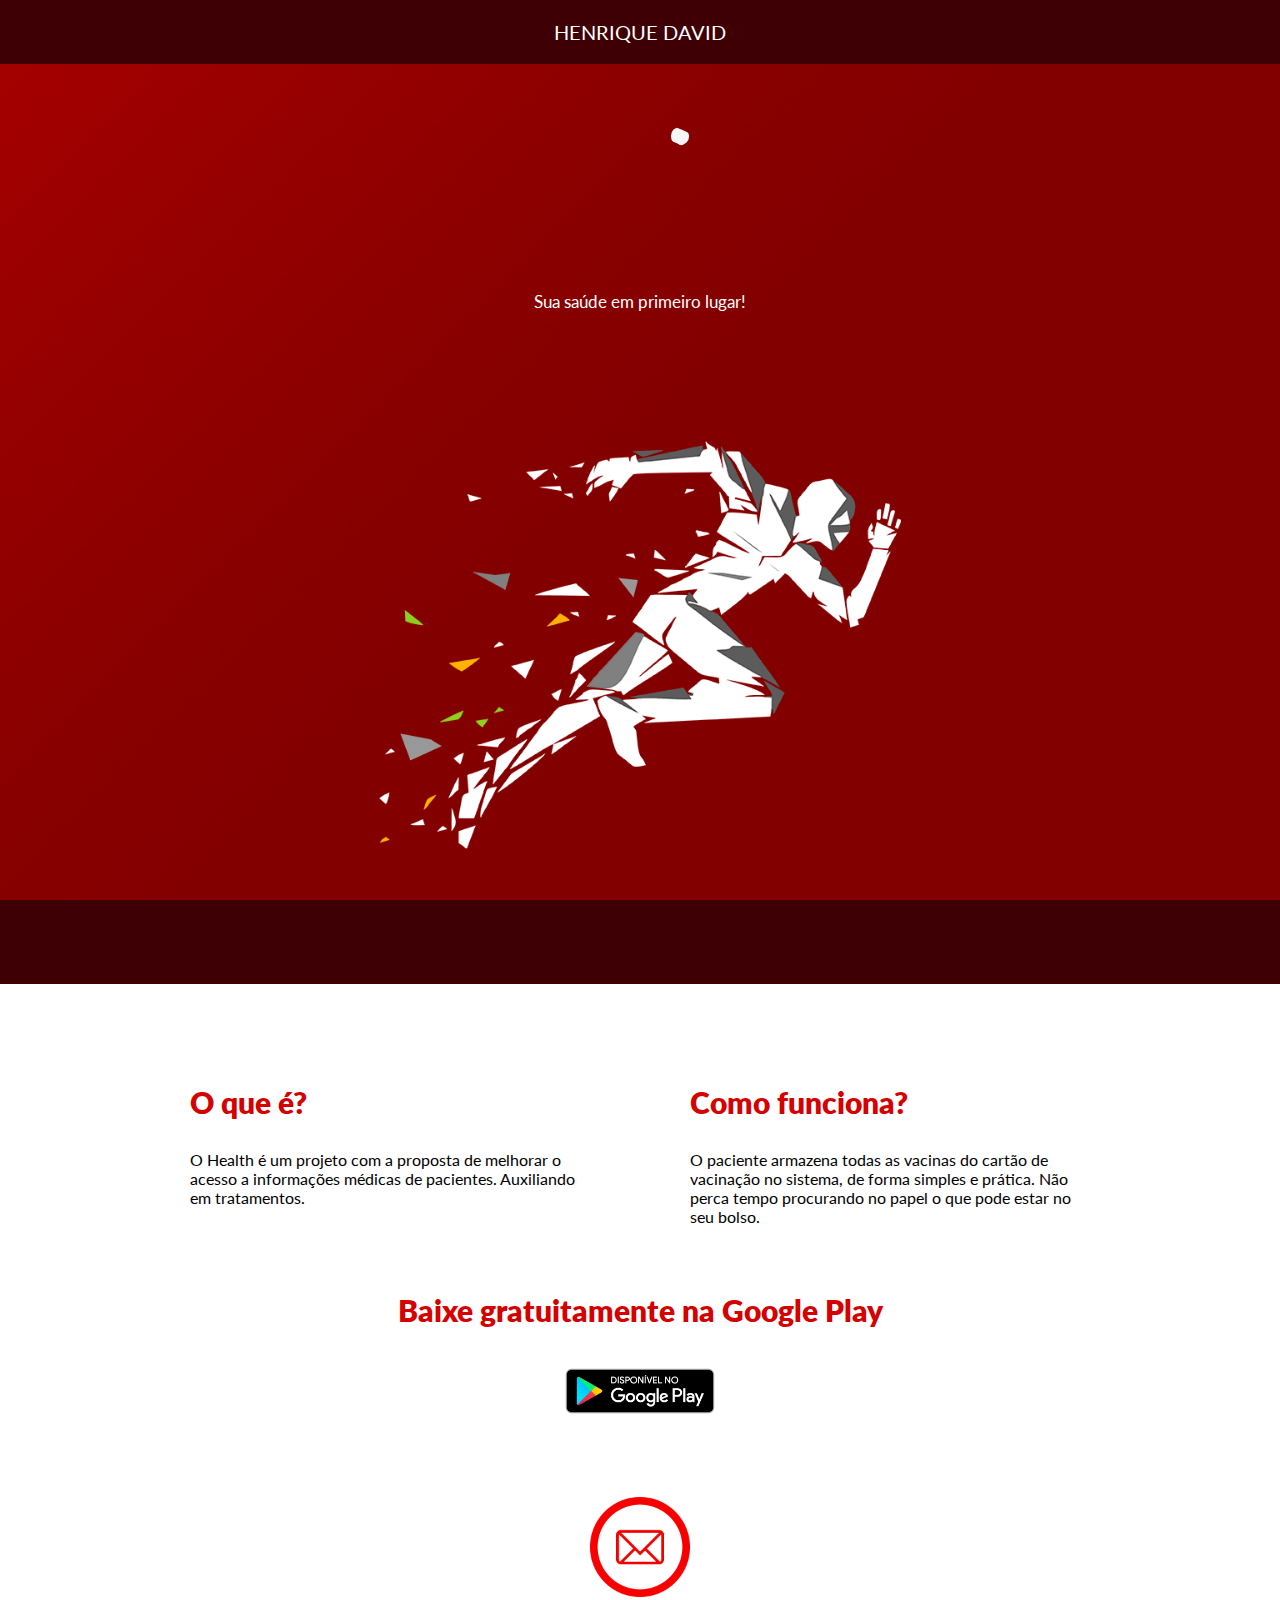
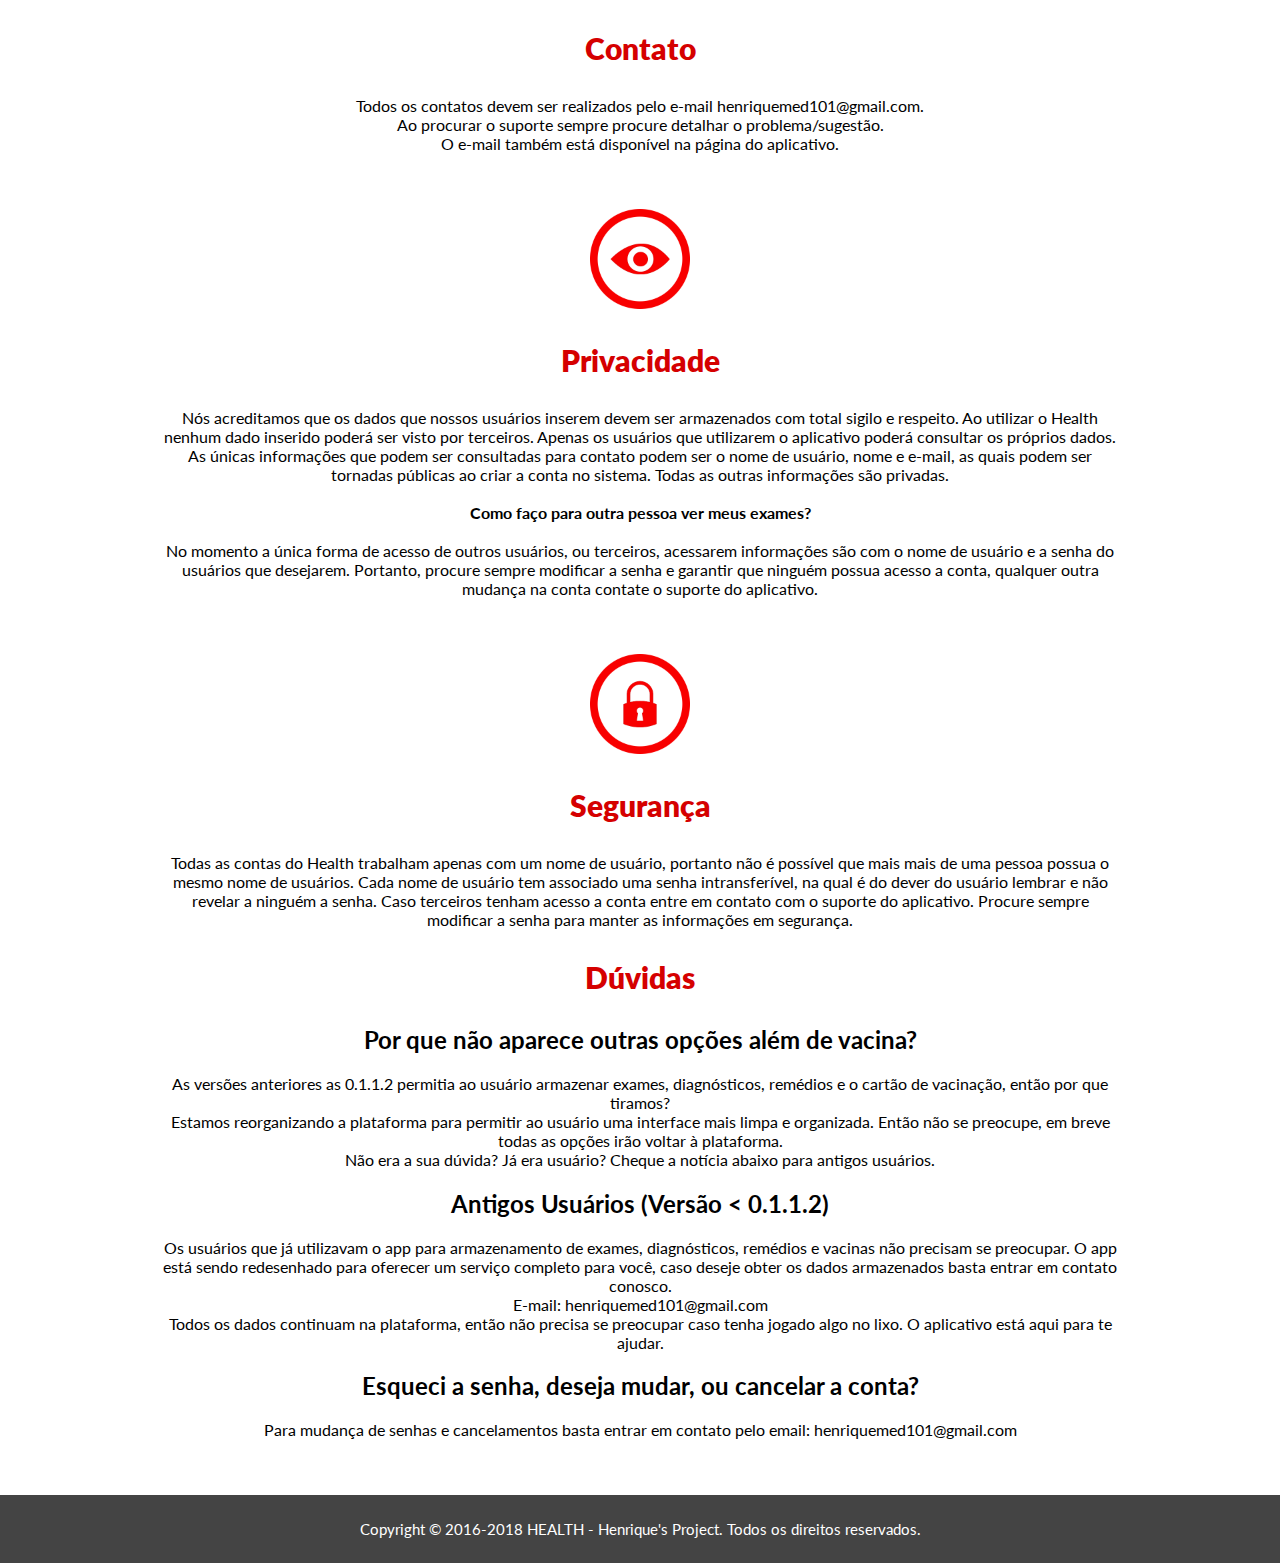
<file: health.html>
<!DOCTYPE html>
<html>

<head>
    <meta charset="UTF-8">
    <title>Health - Henrique David</title>
    <link rel="stylesheet" type="text/css" href="css/health.css">
    <link href="https://fonts.googleapis.com/css?family=Lato" rel="stylesheet">
    <script src="script/animation.js"></script>
    <script src="script/animation_logo_henrique.js"></script>

</head>

<body>

    <div class="body">

    <div id="header">
        <a href="index.html"><p id="header_logo">HENRIQUE DAVID</p></a>
    </div>

    <div id="app_img">
        <div id="cabecalho_front">
            <div id="cabecalho_back">
                <!--<img src="img/health/health_logo_white.png" id="health-logo">-->
                
                <div id="lottie"> </div>
                <p>Sua saúde em primeiro lugar!</p>
            </div>
        </div>



    </div>

    <div id="corpo_out">
        <div id="corpo">
            <div id="text_aux">
                <h3>O que é?</h3>
                <p>O Health é um projeto com a proposta de melhorar o acesso a informações médicas de pacientes. Auxiliando
                    em tratamentos.
                </p>
            </div>

            <div id="text_aux">
                <h3>Como funciona?</h3>
                <p>O paciente armazena todas as vacinas do cartão de vacinação no sistema, de forma simples e prática.
                    Não perca tempo procurando no papel o que pode estar no seu bolso.
                </p>
            </div>

            <div id="text_aux_3">
                <h3>Baixe gratuitamente na Google Play</h3>
                <a href="https://play.google.com/store/apps/details?id=com.malloc.health"><img src="img/counter/google-play-badge.png"
                        id="img_google_play"></a>
            </div>

            <div id="termos">
                <img src="img/icons/mail.png" id="mail">
                <h3>Contato</h3>
                <p>Todos os contatos devem ser realizados pelo e-mail henriquemed101@gmail.com.<br/> Ao procurar o suporte
                    sempre procure detalhar o problema/sugestão.<br/> O e-mail também está disponível na página do aplicativo.
                </p>

                <img src="img/icons/eye.png" id="eye">
                <h3>Privacidade</h3>
                <p>Nós acreditamos que os dados que nossos usuários inserem devem ser armazenados com total sigilo e respeito.
                    Ao utilizar o Health nenhum dado inserido poderá ser visto por terceiros. Apenas os usuários que utilizarem
                    o aplicativo poderá consultar os próprios dados.<br/> As únicas informações que podem ser consultadas
                    para contato podem ser o nome de usuário, nome e e-mail, as quais podem ser tornadas públicas ao criar
                    a conta no sistema. Todas as outras informações são privadas.<br/><br/>
                    <b>Como faço para outra pessoa ver meus exames?</b><br/><br/> No momento a única forma de acesso de outros
                    usuários, ou terceiros, acessarem informações são com o nome de usuário e a senha do usuários que desejarem.
                    Portanto, procure sempre modificar a senha e garantir que ninguém possua acesso a conta, qualquer outra
                    mudança na conta contate o suporte do aplicativo.
                </p>

                <img src="img/icons/padlock.png" id="padlock">
                <h3>Segurança</h3>
                <p>Todas as contas do Health trabalham apenas com um nome de usuário, portanto não é possível que mais mais
                    de uma pessoa possua o mesmo nome de usuários. Cada nome de usuário tem associado uma senha intransferível,
                    na qual é do dever do usuário lembrar e não revelar a ninguém a senha. Caso terceiros tenham acesso a
                    conta entre em contato com o suporte do aplicativo. Procure sempre modificar a senha para manter as informações
                    em segurança.
                </p>

                <h3>Dúvidas</h3>

                <h2>Por que não aparece outras opções além de vacina?</h2>
                <p>As versões anteriores as 0.1.1.2 permitia ao usuário armazenar exames, diagnósticos, remédios
                    e o cartão de vacinação, então por que tiramos? <br />
                    Estamos reorganizando a plataforma para permitir ao usuário uma interface mais limpa e organizada. Então 
                    não se preocupe, em breve todas as opções irão voltar à plataforma.<br />
                    Não era a sua dúvida? Já era usuário? Cheque a notícia abaixo para antigos usuários.
                </p>

                <h2>Antigos Usuários (Versão < 0.1.1.2)</h2>
                <p>Os usuários que já utilizavam o app para armazenamento de exames, diagnósticos, remédios e vacinas
                    não precisam se preocupar. O app está sendo redesenhado para oferecer um serviço completo para você,
                    caso deseje obter os dados armazenados basta entrar em contato conosco.<br />
                    E-mail: henriquemed101@gmail.com<br/>
                    Todos os dados continuam na plataforma, então não precisa se preocupar caso tenha jogado algo no lixo.
                    O aplicativo está aqui para te ajudar.
                </p>

                <h2>Esqueci a senha, deseja mudar, ou cancelar a conta?</h2>
                <p>Para mudança de senhas e cancelamentos basta entrar em contato pelo email: henriquemed101@gmail.com</p>
                
            </div>

        </div>
    </div>
</div>
    <div class="bottom">
            <!--<a href="index.html"><div id="lottie_h"></div></a>-->
        <p>Copyright © 2016-2018 HEALTH - Henrique's Project. Todos os direitos reservados.</p>
    </div>

    <script>
        
        var params_1 = {
            container: document.getElementById('lottie'),
            renderer: 'svg',
            loop: false,
            autoplay: true,
            animationData: animationData
        };

        var anim;

        anim = lottie.loadAnimation(params_1);


        var params_logo = {
            container: document.getElementById('lottie_h'),
            renderer: 'svg',
            loop: false,
            autoplay: true,
            animationData: animationData_logo
        };

        var anim_logo;

        anim_logo = lottie.loadAnimation(params_logo);
    </script>

</body>

</html>
</file>
<file: css/index.css>
body{
    margin: 0 auto;
    padding: 0;
    background: #111111;
    color: #ffffff;
    font-family: 'Lato', sans-serif;
}

h3, h4, a {
    text-align: center;
}

.body{
    width: 1260px;
}

#name {
    color: #ffffff;
    font-size: 70px;
    font-weight: 400;
    line-height: 91px;
    text-align: center;
}

#name_2 {
    color: #ffffff;
    font-size: 26px;
    font-weight: 400;
    line-height: 33px;
    text-align: center;
}

#proj1{
    height: 700px;
    font-weight: bold;
    padding: 100 100;
    text-align: right;
}

#text_p1{
    margin: 100px 0px 100px 140px;
    padding: 40px;
    background-color: #ffffff;
    color: #000000;
    width: 400px;
    height: 400px;
    float: left;
}

#img_p1, #img_p2, #img_p3{
    margin: 100px 140px 100px 0px;
    padding: 0px;
    background-color: #F50057;
    width: 480px;
    height: 480px;
    float: right;
}

#img_p3{
    background-color: #FFD600;
}

#parag_1, #parag_2, #parag_3{
    font-size: 50px;
    color: #F50057;
    font-weight: bolder;
}

#parag_2{
    color: #D50000;
}

#parag_3{
    color: #FFD600;
}

#img_p2{
    background-color: #D50000;
}


a:link{
    color: #BDBDBD;
    text-decoration: none;
}

a:visited{
    color: #BDBDBD;
    text-decoration: none;
}

a:hover{
    color: #BDBDBD;
    text-decoration: underline;
}

a:active{
    text-decoration: underline;
}

#more{
    background-color: aquamarine;
    height: 500px;
    margin: 100px 140px;
    margin-top: 100px;
}

#links{
    align-self: center;
    margin: 0px auto;
    height: 300px;
}

table{
    margin: 0px auto;
    margin-top: 50px;
}

td{
   padding:4px;
   text-align: center;
   padding-left: 90px;
   padding-right: 90px;
}

#title_table{
    font-weight: 600;
}

#end{
    text-align: center;
    padding: 1px;
    margin: 0px;
    background-color: #444;
}
</file>
<file: css/health.css>
body{
    margin: 0 auto;
    padding: 0;
    font-family: 'Lato', sans-serif;
    background-color: #3e0004;
    /*background-color: rgba(0,0,0,0.9);*/
}

h1{
    font-size: 70px;
}


#header a{
    text-decoration: none;
}

#header a:link{
    color:#ffffff;
}

#header_logo{
    text-align: center;
    font-size: 20px;
    color: #fff;
}

#lottie{
    margin: 0 auto;
    width:170px;
    height:170px;
    color: #000;
}

#lottie_h{
    margin: 0 auto;
    width:170px;
    height:170px;
    color: #000;
}

#logo{
    height: 300px;
}

#health-logo{
    height: 170px;
    width: 170px;
}

a:link{
    color: #BDBDBD;
    text-decoration: none;
}

a:visited{
    color: #BDBDBD;
    text-decoration: none;
}

a:hover{
    color: #BDBDBD;
    text-decoration: underline;
}

a:active{
    text-decoration: underline;
}

#home-a:hover{
    text-decoration: none;
}

#app_img{
    height: 900px;
    background-image: url("../img/health/background.png");
    background-repeat: no-repeat;
    background-size: cover;
    background-attachment: fixed;
    background-position: center;
    padding-top: 20px;
}

#corpo_out{
    background-color: #ffffff;
}

#corpo{
    margin: 0 auto;
    width: 1000px;
    padding: 20px;
}


#cabecalho_front{
    margin: 0 auto;
    padding: 20px;
    
}

#cabecalho_back{
    margin: 0 auto;
    text-align: center;
    color: #ffffff;
    width: 1000px;
    font-size: 17px;
}

#text_aux, #text_aux_3{
    padding: 50px;
}

#text_aux{
    width: 400px;
    float: left;
}

#text_aux_3{
    text-align: center;
}

#img_google_play{
    width: 170px;
    padding-top: 0px;
    float: center;
}

h3{
    font-weight: 800;
    font-size: 30px;
    color: #D50000;
}

#termos{
    text-align: center;
    padding: 20px;
}

#mail{
    width: 100px;
}

#eye{
    width: 100px;
    padding-top: 40px;
}

#padlock{
    width: 100px;
    padding-top: 40px;
}

.bottom{
    background-color: #444;
    font-size: 15px;
    color: #fff;
    text-align: center;
    padding: 10px;
}

@media only screen and (max-device-with:1366px){
    #app_img{
        background-attachment: scroll;
    }
}
</file>
